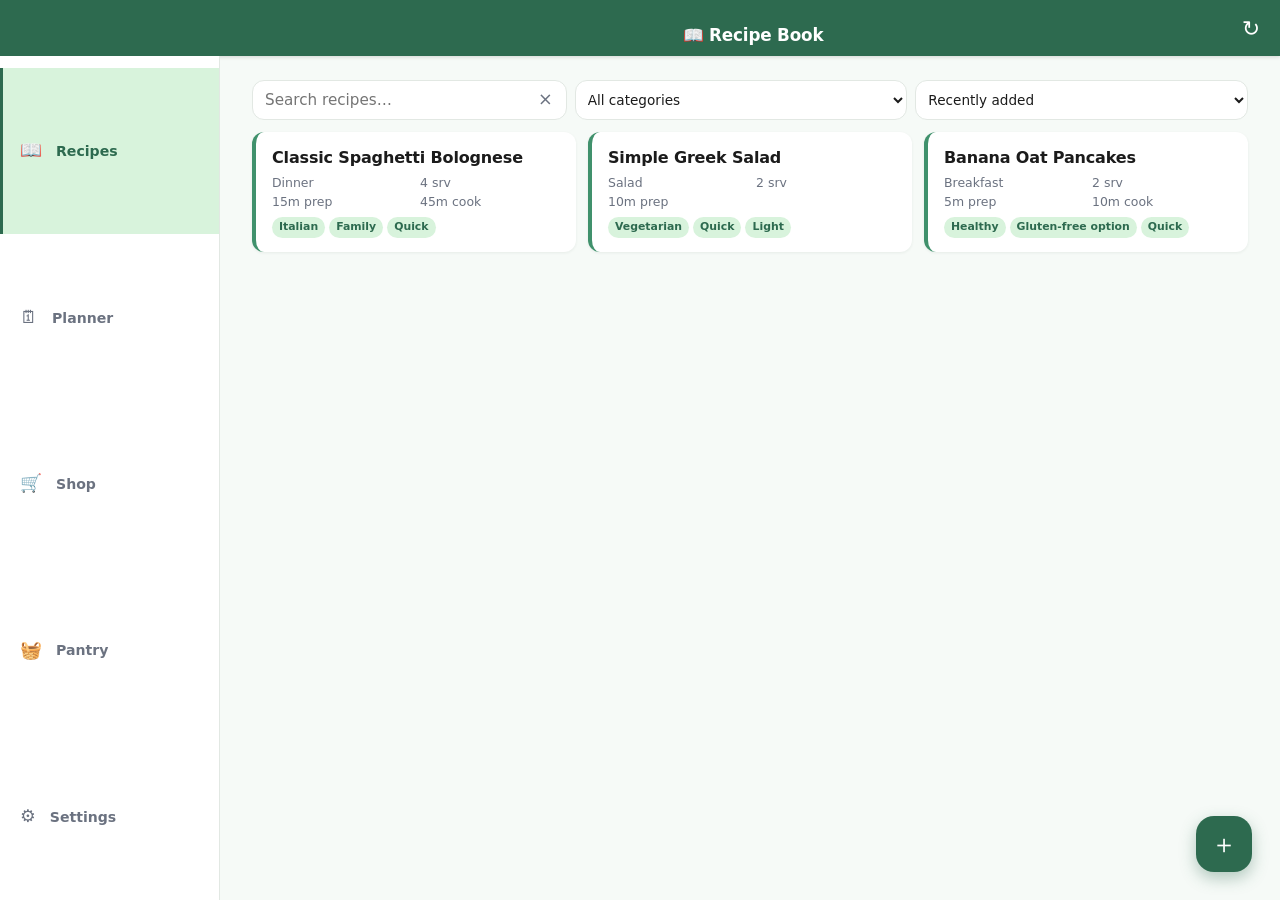
<file: index.html>
<!DOCTYPE html>
<html lang="en">
<head>
  <meta charset="UTF-8" />
  <meta name="viewport" content="width=device-width, initial-scale=1.0, maximum-scale=1.0, user-scalable=no, viewport-fit=cover" />
  <meta name="theme-color" content="#2d6a4f" />
  <meta name="apple-mobile-web-app-capable" content="yes" />
  <meta name="apple-mobile-web-app-status-bar-style" content="black-translucent" />
  <meta name="apple-mobile-web-app-title" content="Recipe Book" />
  <title>Recipe Book</title>
  <link rel="manifest" href="manifest.json" />
  <link rel="apple-touch-icon" href="icons/icon-192.png" />
  <link rel="stylesheet" href="css/style.css" />
</head>
<body>

  <!-- ═══ TOP BAR ═══ -->
  <header id="topbar">
    <button id="btn-back" class="icon-btn hidden" onclick="App.goBack()">&#8592;</button>
    <h1 id="topbar-title">📖 Recipe Book</h1>
    <button id="btn-sync" class="icon-btn" onclick="Data.syncDrive()" title="Sync with Google Drive">&#x21bb;</button>
  </header>

  <!-- ═══ VIEWS ═══ -->
  <main id="main">

    <!-- RECIPES LIST -->
    <section id="view-recipes" class="view active">
      <div class="search-bar">
        <div style="position:relative;flex:1;min-width:0">
          <input id="recipe-search" type="search" placeholder="Search recipes…" oninput="Recipes.filter()" style="width:100%" />
          <button class="search-clear" onclick="document.getElementById('recipe-search').value='';Recipes.filter()" title="Clear">×</button>
        </div>
        <select id="recipe-cat-filter" onchange="Recipes.filter()">
          <option value="">All categories</option>
          <option>Breakfast</option>
          <option>Lunch</option>
          <option>Dinner</option>
          <option>Snack</option>
          <option>Dessert</option>
          <option>Salad</option>
          <option>Soup</option>
          <option>Side</option>
        </select>
        <select id="recipe-sort" onchange="Recipes.filter()">
          <option value="default">Recently added</option>
          <option value="az">A → Z</option>
          <option value="za">Z → A</option>
        </select>
      </div>
      <div id="recipe-list" class="card-list"></div>
      <div id="fab-menu" class="fab-menu hidden">
        <button class="fab-menu-item" onclick="App.closeFabMenu(); Recipes.openAddModal()">＋ Add manually</button>
        <button class="fab-menu-item" onclick="App.closeFabMenu(); App.nav('import', null)">🔍 Import recipe</button>
      </div>
      <button class="fab" onclick="App.toggleFabMenu()">＋</button>
    </section>

    <!-- RECIPE DETAIL -->
    <section id="view-detail" class="view">
      <div id="detail-content"></div>
    </section>

    <!-- MEAL PLANNER -->
    <section id="view-planner" class="view">
      <div class="week-tabs">
        <button class="week-tab active" onclick="Planner.showWeek(1,this)">Week 1</button>
        <button class="week-tab" onclick="Planner.showWeek(2,this)">Week 2</button>
        <button class="week-tab" onclick="Planner.showWeek(3,this)">Week 3</button>
        <button class="week-tab" onclick="Planner.showWeek(4,this)">Week 4</button>
      </div>
      <div class="inner-tabs">
        <button class="inner-tab active" data-tab="meals"   onclick="Planner.showTab('meals')">Meals</button>
        <button class="inner-tab"        data-tab="treats"  onclick="Planner.showTab('treats')">Treats</button>
        <button class="inner-tab"        data-tab="summary" onclick="Planner.showTab('summary')">Summary</button>
      </div>
      <div class="planner-filter-bar">
        <input id="planner-recipe-filter" type="search" placeholder="Search recipes by name or tag…"
          oninput="Planner.filterRecipes()" />
        <select id="treat-cat-filter" class="hidden" onchange="Planner.filterRecipes()">
          <option value="">All categories</option>
          <option>Breakfast</option>
          <option>Lunch</option>
          <option>Dinner</option>
          <option>Snack</option>
          <option>Dessert</option>
          <option>Salad</option>
          <option>Soup</option>
          <option>Side</option>
        </select>
        <div id="treat-search-results" class="treat-search-results hidden"></div>
      </div>
      <div id="planner-grid"></div>
      <!-- Bottom-left week-plan menu -->
      <div id="planner-action-menu" class="fab-menu-left hidden">
        <button class="fab-menu-item" onclick="Planner.closeActionMenu(); Planner.openSaveWeekModal()">💾 Save this week's plan</button>
        <button class="fab-menu-item" onclick="Planner.closeActionMenu(); Planner.openSavedPlansModal()">📂 Saved week plans</button>
      </div>
      <button class="fab fab-left" onclick="Planner.toggleActionMenu()" title="Week plans">☰</button>
      <button class="fab" onclick="Planner.generateShoppingList()" title="Generate shopping list">🛒</button>
    </section>

    <!-- SHOPPING LIST -->
    <section id="view-shopping" class="view">
      <div class="section-header">
        <h2>Shopping List</h2>
      </div>
      <div id="shopping-list"></div>
      <!-- Bottom-left action menu -->
      <div id="shop-action-menu" class="fab-menu-left hidden">
        <button class="fab-menu-item" onclick="Shopping.closeActionMenu(); Shopping.openConfirmShop()">✔ Confirm shop</button>
        <button class="fab-menu-item" onclick="Shopping.confirmClearChecked()">🗑 Clear checked</button>
        <button class="fab-menu-item" onclick="Shopping.checkAll()">☑ Check all</button>
        <button class="fab-menu-item" onclick="Shopping.uncheckAll()">☐ Uncheck all</button>
      </div>
      <button class="fab fab-left" onclick="Shopping.toggleActionMenu()" title="Actions">☰</button>
      <!-- Bottom-right FAB -->
      <button class="fab" onclick="Shopping.openAddAdHocItem()" title="Add item">＋</button>
    </section>

    <!-- IMPORT -->
    <section id="view-import" class="view">
      <div class="search-bar">
        <div style="position:relative;flex:1;min-width:0">
          <input id="import-search" type="search" placeholder="Search Spoonacular…" style="width:100%" />
          <button class="search-clear" onclick="document.getElementById('import-search').value=''" title="Clear">×</button>
        </div>
        <button class="btn-primary" onclick="Importer.search()">Search</button>
      </div>
      <div id="import-key-notice" class="notice hidden">
        <p>⚙️ Add your Spoonacular API key in <strong>Settings</strong> to search recipes.</p>
      </div>
      <div id="import-results" class="card-list"></div>
    </section>

    <!-- SETTINGS -->
    <section id="view-settings" class="view">
      <div class="settings-group">
        <h3>Google Drive Sync</h3>
        <p class="hint">Stores your recipes in <code>RecipeBook_Data.json</code> on your Drive.</p>
        <div id="drive-status" class="status-badge">Not connected</div>
        <button class="btn-primary" onclick="Data.connectDrive()">Connect Google Drive</button>
        <button class="btn-secondary" onclick="Data.disconnectDrive()">Disconnect</button>
      </div>
      <div class="settings-group">
        <h3>Spoonacular API Key</h3>
        <p class="hint">Get a free key at <a href="https://spoonacular.com/food-api" target="_blank">spoonacular.com</a></p>
        <input id="spoon-key-input" type="password" placeholder="Paste API key here…" />
        <button class="btn-primary" onclick="Settings.saveSpoonKey()">Save Key</button>
        <p id="spoon-quota-display" class="hint"></p>
      </div>

      <div class="settings-group">
        <h3>Pantry FIFO</h3>
        <p class="hint">When cooking, deduct stock from the oldest batch first.</p>
        <label style="display:flex;align-items:center;gap:8px;cursor:pointer">
          <input type="checkbox" id="settings-fifo-toggle" onchange="Settings.setFIFO(this.checked)" />
          Use FIFO deduction (oldest batch first)
        </label>
      </div>
      <div class="settings-group">
        <h3>Ingredient Book</h3>
        <p class="hint">Pull all ingredients from your recipes into the Ingredient Book so you can track prices.</p>
        <button class="btn-secondary" onclick="Data.syncAllRecipeIngredients()">📋 Sync ingredients from recipes</button>
      </div>
      <div class="settings-group">
        <h3>Spend Analytics</h3>
        <p class="hint">Track your grocery spend over time with weekly and monthly breakdowns.</p>
        <button class="btn-secondary" onclick="App.pushView('analytics','Spend Analytics'); Analytics.render()">View Analytics →</button>
      </div>
      <div class="settings-group">
        <h3>Data</h3>
        <button class="btn-secondary" onclick="Data.exportJSON()">⬇ Export JSON</button>
        <button class="btn-secondary" onclick="Data.importJSON()">⬆ Import JSON</button>
        <input id="import-file-input" type="file" accept=".json" class="hidden" onchange="Data.handleImportFile(event)" />
        <button class="btn-danger" onclick="Data.clearAll()">🗑 Clear all data</button>
      </div>
      <div class="settings-group">
        <p class="hint version">Recipe Book PWA v1.1</p>
      </div>
    </section>

    <!-- INGREDIENT BOOK -->
    <section id="view-pricebook" class="view">
      <div class="section-header">
        <h2>Ingredient Book</h2>
        <div class="section-header-actions">
          <button class="btn-small" id="pb-orphan-toggle" onclick="PriceBook.toggleOrphans()">Orphans only</button>
          <button class="btn-small" onclick="PriceBook.openAddIngredientForm()">＋ Add</button>
        </div>
      </div>
      <div class="search-bar">
        <div style="position:relative;flex:1 1 100%;min-width:0">
          <input id="pb-search" type="search" placeholder="Search ingredients…"
            oninput="PriceBook.filter()" style="width:100%" />
          <button class="search-clear" onclick="document.getElementById('pb-search').value='';PriceBook.filter()" title="Clear">×</button>
        </div>
        <select id="pb-sort" onchange="PriceBook.sort()">
          <option value="az">A → Z</option>
          <option value="za">Z → A</option>
          <option value="priced">Priced first</option>
          <option value="unpriced">Unpriced first</option>
        </select>
      </div>
      <div id="pricebook-list"></div>
    </section>

    <!-- PANTRY -->
    <section id="view-pantry" class="view">
      <div class="section-header">
        <h2>Pantry</h2>
        <div class="section-header-actions">
          <button class="btn-small" onclick="Pantry.resetPerishables()">Reset perishables</button>
        </div>
      </div>
      <div class="search-bar">
        <div style="position:relative;flex:1 1 100%;min-width:0">
          <input id="pantry-search" type="search" placeholder="Search pantry…" oninput="Pantry.filter()" style="width:100%" />
          <button class="search-clear" onclick="document.getElementById('pantry-search').value='';Pantry.filter()" title="Clear">×</button>
        </div>
        <select id="pantry-sort" onchange="Pantry.sort()">
          <option value="az">A → Z</option>
          <option value="za">Z → A</option>
          <option value="most">Most stock</option>
          <option value="least">Least stock</option>
        </select>
      </div>
      <button class="btn-secondary" style="margin-bottom:8px;width:100%" onclick="App.pushView('pricebook','Ingredient Book'); PriceBook.render()">📋 Ingredient Book →</button>
      <div id="pantry-list"></div>
      <button class="pantry-add-btn" onclick="Pantry.openAddForm()">＋ Add item</button>
    </section>


    <!-- ANALYTICS -->
    <section id="view-analytics" class="view">
      <div class="section-header">
        <h2>Spend Analytics</h2>
      </div>
      <div id="analytics-content"></div>
    </section>

  </main>

  <!-- ═══ BOTTOM NAV ═══ -->
  <nav id="bottom-nav">
    <button class="nav-btn active" data-view="recipes" onclick="App.nav('recipes',this)">
      <span class="nav-icon">📖</span>
      <span class="nav-label">Recipes</span>
    </button>
    <button class="nav-btn" data-view="planner" onclick="App.nav('planner',this)">
      <span class="nav-icon">🗓</span>
      <span class="nav-label">Planner</span>
    </button>
    <button class="nav-btn" data-view="shopping" onclick="App.nav('shopping',this)">
      <span class="nav-icon">🛒</span>
      <span class="nav-label">Shop</span>
    </button>
    <button class="nav-btn" data-view="pantry" onclick="App.nav('pantry',this)">
      <span class="nav-icon">🧺</span>
      <span class="nav-label">Pantry</span>
    </button>
    <button class="nav-btn" data-view="settings" onclick="App.nav('settings',this)">
      <span class="nav-icon">⚙️</span>
      <span class="nav-label">Settings</span>
    </button>
  </nav>

  <!-- ═══ MODALS ═══ -->
  <div id="modal-overlay" class="hidden" onclick="App.closeModal(event)">
    <div id="modal-box" onclick="event.stopPropagation()">
      <div id="modal-content"></div>
    </div>
  </div>

  <!-- Timer modal -->
  <div id="timer-modal" class="hidden">
    <div id="timer-box">
      <h3>⏱ Cooking Timer</h3>
      <div id="timer-display">00:00</div>
      <input id="timer-input" type="number" min="1" max="180" value="30" /> <span>min</span>
      <div class="timer-btns">
        <button class="btn-primary" onclick="Timer.start()">Start</button>
        <button class="btn-secondary" onclick="Timer.pause()">Pause</button>
        <button class="btn-danger" onclick="Timer.reset()">Reset</button>
        <button class="btn-secondary" onclick="Timer.close()">Close</button>
      </div>
    </div>
  </div>

  <!-- Scripts -->
  <script src="js/data.js"></script>
  <script src="js/recipes.js"></script>
  <script src="js/planner.js"></script>
  <script src="js/shopping.js"></script>
  <script src="js/spoonacular.js"></script>
  <script src="js/prices.js"></script>
  <script src="js/pantry.js"></script>
  <script src="js/analytics.js"></script>
  <script src="js/app.js"></script>
</body>
</html>
</file>
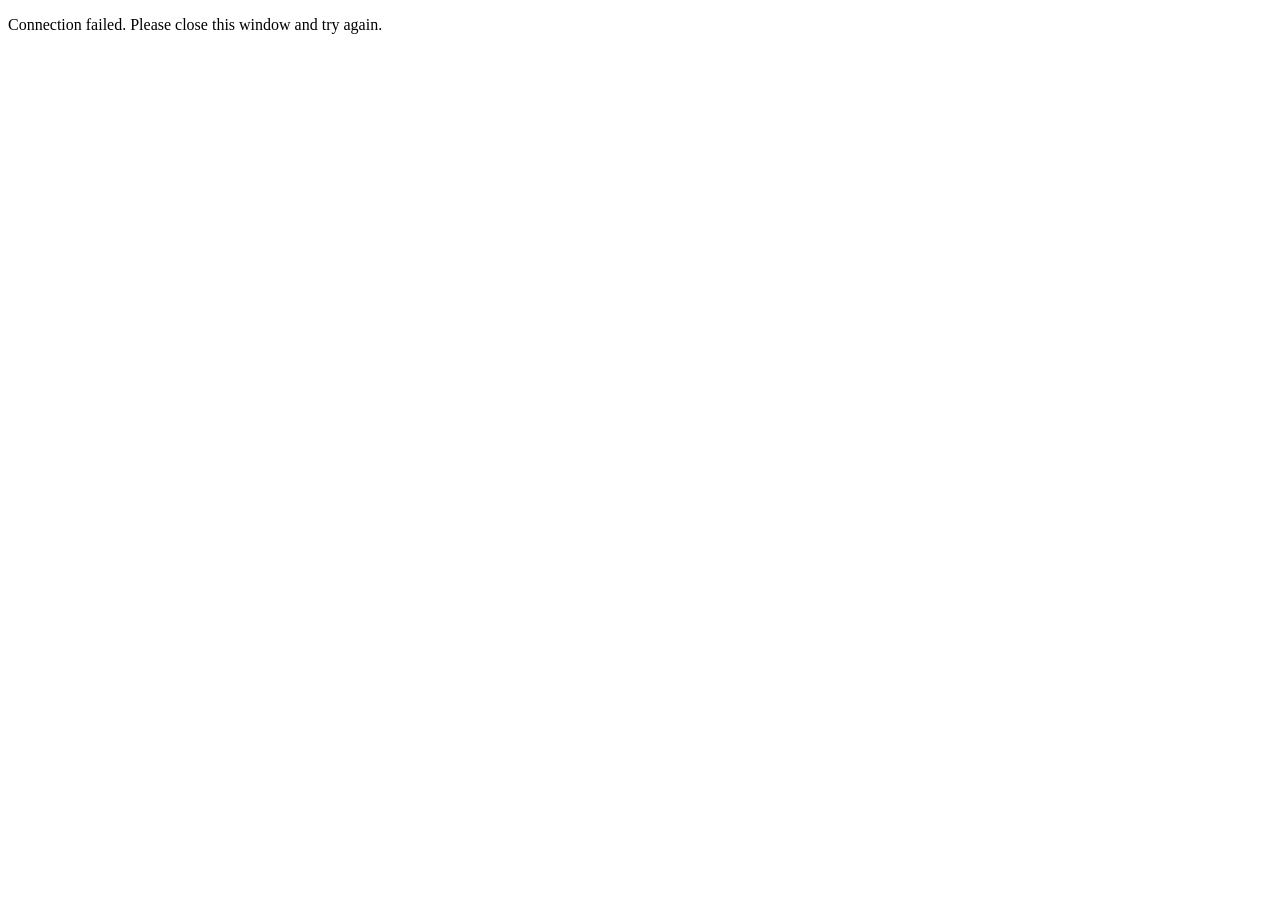
<file: oauth.html>
<!DOCTYPE html>
<html>
<head><title>Connecting…</title></head>
<body>
<p>Connecting to Google Drive…</p>
<script>
  // Parse access token from URL hash after Google OAuth redirect
  const hash = window.location.hash.substring(1);
  const params = new URLSearchParams(hash);
  const token = params.get('access_token');
  if (token && window.opener) {
    window.opener.postMessage({ type: 'oauth_token', token }, '*');
    document.body.innerHTML = '<p>Connected! This window will close.</p>';
    setTimeout(() => window.close(), 1500);
  } else {
    document.body.innerHTML = '<p>Connection failed. Please close this window and try again.</p>';
  }
</script>
</body>
</html>
</file>
<file: css/style.css>
/* ══════════════════════════════════════
   RECIPE BOOK PWA — styles
   ══════════════════════════════════════ */

:root {
  --dk-green:   #2d6a4f;
  --md-green:   #40916c;
  --lt-green:   #d8f3dc;
  --accent:     #52b788;
  --bg:         #f6faf7;
  --surface:    #ffffff;
  --surface-alt:#f0faf4;
  --border:     #e2e8e3;
  --text:       #1b1b1b;
  --text-muted: #6b7280;
  --danger:     #dc2626;
  --danger-bg:  #fee2e2;
  --warn-bg:    #fff8e1;
  --nav-h:      64px;
  --top-h:      56px;
  --radius-sm:  8px;
  --radius:     12px;
  --radius-lg:  20px;
  --shadow-sm:  0 1px 3px rgba(27,60,44,.07);
  --shadow:     0 2px 10px rgba(27,60,44,.08);
  --shadow-lg:  0 8px 28px rgba(27,60,44,.16);
}

*, *::before, *::after { box-sizing: border-box; margin: 0; padding: 0; }

html {
  height: 100%;
  background: var(--bg);
}
body {
  height: 100%;
  font-family: system-ui, -apple-system, BlinkMacSystemFont, 'Segoe UI', Roboto, 'Helvetica Neue', Arial, sans-serif;
  background: var(--bg);
  color: var(--text);
  overflow: hidden;
  line-height: 1.5;
  -webkit-font-smoothing: antialiased;
  -moz-osx-font-smoothing: grayscale;
  -webkit-tap-highlight-color: transparent;
  font-variant-numeric: tabular-nums;
}
button, input, select, textarea { font-family: inherit; }
button { -webkit-user-select: none; user-select: none; }
button:focus-visible { outline: 2px solid var(--accent); outline-offset: 2px; }
/* Hide number-input spinners — cleaner, and they eat space in narrow qty fields */
input[type="number"] { -moz-appearance: textfield; appearance: textfield; }
input[type="number"]::-webkit-outer-spin-button,
input[type="number"]::-webkit-inner-spin-button { -webkit-appearance: none; margin: 0; }

/* ── TOP BAR ── */
#topbar {
  position: fixed; top: 0; left: 0; right: 0;
  height: calc(var(--top-h) + env(safe-area-inset-top));
  background: var(--dk-green);
  color: #fff;
  display: flex; align-items: flex-end; padding: 0 10px 8px;
  z-index: 100;
  gap: 6px;
  padding-top: env(safe-area-inset-top);
  box-shadow: 0 1px 4px rgba(0,0,0,.15);
}
/* Reserve the back button's width when it's hidden so the title stays centred */
#topbar:has(#btn-back.hidden)::before { content: ''; width: 38px; flex-shrink: 0; }
#topbar-title {
  flex: 1; font-size: 1.05rem; font-weight: 700; text-align: center;
  letter-spacing: -0.01em;
  white-space: nowrap; overflow: hidden; text-overflow: ellipsis;
}
.icon-btn {
  background: none; border: none; color: #fff;
  font-size: 1.35rem; width: 38px; height: 38px; cursor: pointer;
  border-radius: 10px; line-height: 1; flex-shrink: 0;
  display: flex; align-items: center; justify-content: center;
  transition: background .15s;
}
.icon-btn:active { background: rgba(255,255,255,.2); }

/* ── MAIN SCROLL AREA ── */
#main {
  position: fixed;
  top: calc(var(--top-h) + env(safe-area-inset-top));
  bottom: calc(var(--nav-h) + env(safe-area-inset-bottom));
  left: 0; right: 0;
  overflow-y: auto;
  overflow-x: hidden;
  -webkit-overflow-scrolling: touch;
  overscroll-behavior: contain;
}

/* ── VIEWS ── */
.view { display: none; padding: 12px 12px 24px; min-height: 100%; background: var(--bg); }
.view.active { display: block; }
/* Extra bottom padding on views that have a fixed FAB so content isn't hidden behind it */
#view-recipes, #view-shopping, #view-planner { padding-bottom: 88px; }

/* ── BOTTOM NAV ── */
#bottom-nav {
  position: fixed; bottom: 0; left: 0; right: 0;
  height: calc(var(--nav-h) + env(safe-area-inset-bottom));
  background: var(--surface);
  border-top: 1px solid var(--border);
  display: flex;
  align-items: flex-start;
  padding-bottom: env(safe-area-inset-bottom);
  z-index: 100;
}
.nav-btn {
  flex: 1; background: none; border: none;
  display: flex; flex-direction: column; align-items: center; justify-content: center;
  gap: 3px; cursor: pointer; color: var(--text-muted);
  padding: 7px 0 5px; transition: color .15s;
}
.nav-btn.active { color: var(--dk-green); }
.nav-icon {
  font-size: 1.25rem; line-height: 1;
  padding: 3px 14px; border-radius: 999px;
  transition: background .18s;
}
.nav-btn.active .nav-icon { background: var(--lt-green); }
.nav-label { font-size: 0.66rem; font-weight: 600; letter-spacing: .02em; }

/* ── SEARCH BAR ── */
.search-bar {
  display: flex; flex-wrap: wrap; gap: 8px; margin-bottom: 12px;
}
.search-bar input[type="search"],
.search-bar input[type="text"] {
  flex: 1 1 100%; padding: 10px 12px; border: 1.5px solid var(--border);
  border-radius: var(--radius); font-size: .95rem; background: var(--surface);
  outline: none;
}
.search-bar input:focus { border-color: var(--md-green); box-shadow: 0 0 0 3px rgba(82,183,136,.15); }
.search-bar select {
  flex: 1; min-width: 80px; padding: 10px 8px; border: 1.5px solid var(--border);
  border-radius: var(--radius); font-size: .85rem; background: var(--surface);
  color: var(--text); outline: none;
}
.search-bar select:focus { border-color: var(--md-green); }

/* ── CARDS ── */
.card-list { display: flex; flex-direction: column; gap: 10px; }
.recipe-card {
  background: var(--surface); border-radius: var(--radius);
  box-shadow: var(--shadow-sm); padding: 14px 16px;
  cursor: pointer; transition: transform .12s, box-shadow .12s;
  border-left: 4px solid var(--md-green);
}
.recipe-card:active { transform: scale(.98); box-shadow: none; }
.recipe-card h3 { font-size: 1rem; font-weight: 700; margin-bottom: 4px; letter-spacing: -0.01em; }
.recipe-card .meta {
  font-size: .78rem; color: var(--text-muted);
  display: flex; gap: 10px; flex-wrap: wrap;
  flex: 1; min-width: 0;
}
.recipe-card-meta-row {
  display: flex;
  justify-content: space-between;
  align-items: flex-start;
  gap: 8px;
  margin-bottom: 6px;
}
.recipe-card-meta-grid {
  display: grid;
  grid-template-columns: 1fr 1fr;
  gap: 0 8px;
  font-size: 0.78rem;
  color: var(--text-muted);
  flex: 1;
  min-width: 0;
}
.recipe-card .tags {
  margin-top: 4px; display: flex; gap: 4px; flex-wrap: wrap;
}
.tag {
  background: var(--lt-green); color: var(--dk-green);
  font-size: .68rem; font-weight: 600; padding: 2px 7px;
  border-radius: 20px;
}

/* ── RECIPE DETAIL ── */
#detail-content { padding-bottom: 20px; }
.detail-name {
  font-size: 1.55rem; font-weight: 800; color: var(--dk-green);
  margin-bottom: 6px; line-height: 1.2; letter-spacing: -0.02em;
}
.detail-meta {
  font-size: .82rem; color: var(--text-muted);
  display: flex; gap: 12px; flex-wrap: wrap; align-items: center; margin-bottom: 10px;
}
.detail-tags { display: flex; gap: 4px; flex-wrap: wrap; margin-bottom: 16px; }
.section-label {
  background: var(--dk-green); color: #fff;
  font-size: .8rem; font-weight: 700; letter-spacing: .05em;
  padding: 7px 14px; border-radius: var(--radius) var(--radius) 0 0; margin-top: 16px;
}
.ingredient-list {
  list-style: none; background: var(--surface);
  border-radius: 0 0 var(--radius) var(--radius);
  box-shadow: var(--shadow-sm); overflow: hidden;
}
.ingredient-list li {
  padding: 9px 14px; font-size: .95rem;
  border-bottom: 1px solid var(--border);
  display: flex; gap: 10px; align-items: baseline;
}
.ingredient-list li:last-child { border-bottom: none; }
.ingredient-list li:nth-child(even) { background: var(--surface-alt); }
.ing-qty { font-weight: 700; min-width: 60px; color: var(--dk-green); }
.ing-unit { color: var(--text-muted); min-width: 40px; font-size: .85rem; }
.ing-cost { margin-left: auto; font-size: .8rem; color: var(--md-green); white-space: nowrap; }
.step-list {
  list-style: none; background: var(--surface);
  border-radius: 0 0 var(--radius) var(--radius);
  box-shadow: var(--shadow-sm); overflow: hidden;
}
.step-list li {
  padding: 12px 14px; font-size: 1rem; line-height: 1.55;
  border-bottom: 1px solid var(--border);
  display: flex; gap: 12px;
}
.step-list li:last-child { border-bottom: none; }
.step-list li:nth-child(even) { background: var(--surface-alt); }
.step-num {
  font-size: 1.1rem; font-weight: 800; color: var(--md-green);
  min-width: 28px; flex-shrink: 0;
}
.detail-source { font-size: .75rem; color: var(--text-muted); margin-top: 12px; }
.detail-source a { color: var(--md-green); }
.detail-actions {
  display: flex; gap: 8px; flex-wrap: wrap; margin: 16px 0;
}
.detail-actions button, .detail-actions a {
  flex: 1 1 calc(50% - 4px); text-align: center; min-width: 0; box-sizing: border-box;
}
.detail-action-full { flex-basis: 100% !important; }
.servings-stepper { display: inline-flex; align-items: center; gap: 4px; }
.stepper-btn {
  background: var(--lt-green); border: 1px solid var(--border);
  border-radius: 4px; width: 22px; height: 22px;
  font-size: .85rem; font-weight: 700; cursor: pointer;
  display: inline-flex; align-items: center; justify-content: center;
  color: var(--dk-green); line-height: 1; flex-shrink: 0;
}
.stepper-btn:active { background: var(--accent); color: #fff; }

/* ── FAB ── */
.fab {
  position: fixed; bottom: calc(var(--nav-h) + env(safe-area-inset-bottom) + 16px); right: 16px;
  width: 56px; height: 56px; border-radius: 18px;
  background: var(--dk-green); color: #fff;
  font-size: 1.6rem; border: none; cursor: pointer;
  box-shadow: 0 6px 16px rgba(45,106,79,.35);
  display: flex; align-items: center; justify-content: center;
  z-index: 50;
  transition: transform .12s, box-shadow .12s;
}
.fab:active { transform: scale(.94); box-shadow: 0 3px 8px rgba(45,106,79,.3); }
.fab-left { right: auto; left: 16px; font-size: 1.2rem; }

/* ── BUTTONS ── */
.btn-primary, .btn-secondary, .btn-danger, .btn-small {
  padding: 11px 18px; border: none; border-radius: var(--radius);
  font-size: .9rem; font-weight: 600; cursor: pointer;
  transition: background .15s, opacity .15s, transform .1s;
}
.btn-primary  { background: var(--dk-green); color: #fff; }
.btn-secondary{ background: var(--lt-green);  color: var(--dk-green); }
.btn-danger   { background: var(--danger-bg); color: var(--danger); }
.btn-small    { padding: 6px 12px; font-size: .8rem;
                background: var(--lt-green); color: var(--dk-green); }
.btn-primary:active  { background: var(--md-green); transform: scale(.97); }
.btn-secondary:active{ opacity: .8; transform: scale(.97); }
.btn-danger:active   { opacity: .8; transform: scale(.97); }

/* ── WEEK TABS ── */
.week-tabs {
  display: flex; gap: 6px; margin-bottom: 14px;
}
.week-tab {
  flex: 1; min-width: 0; padding: 8px 0; border: 1.5px solid var(--border);
  border-radius: 999px; background: var(--surface); text-align: center;
  font-size: .85rem; font-weight: 600; cursor: pointer; color: var(--text-muted);
  transition: background .15s, color .15s, border-color .15s;
}
.week-tab.active {
  background: var(--dk-green); color: #fff; border-color: var(--dk-green);
}

/* ── INNER TABS (Meals / Treats / Summary) ── */
.inner-tabs {
  display: flex;
  gap: 0;
  margin-bottom: 12px;
  border-bottom: 2px solid var(--border);
}
.inner-tab {
  flex: 1;
  padding: 8px 0;
  border: none;
  background: none;
  color: var(--text-muted);
  font-size: 0.85rem;
  text-align: center;
  cursor: pointer;
  border-bottom: 2px solid transparent;
  margin-bottom: -2px;
  font-weight: 500;
  transition: color .15s, border-color .15s;
}
.inner-tab.active {
  color: var(--dk-green);
  border-bottom-color: var(--dk-green);
  font-weight: 700;
}

/* Hide controls when not on the relevant tab */
#view-planner:not(.filter-active) .planner-filter-bar { display: none; }
/* .planner-actions removed — replaced by FAB */

/* ── CALORIE SUMMARY TABLE ── */
.summary-header {
  font-weight: 700; font-size: 0.95rem;
  margin-bottom: 12px; color: var(--dk-green);
}
.summary-table { width: 100%; border-collapse: collapse; font-size: 0.88rem; }
.summary-table td { padding: 6px 4px; border-bottom: 1px solid var(--border); vertical-align: top; }
.summary-day { font-weight: 500; min-width: 90px; }
.summary-meals { color: var(--text-muted); font-size: 0.8rem; }
.summary-day-total { text-align: right; white-space: nowrap; }
.summary-section-header td {
  font-weight: 700; color: var(--dk-green);
  padding-top: 12px; border-bottom: 2px solid var(--lt-green);
}
.summary-treat-name { color: var(--text-muted); }
.summary-subtotal td { font-weight: 600; border-top: 2px solid var(--border); border-bottom: none; }
.summary-grand-total td {
  font-weight: 700; font-size: 1rem; color: var(--dk-green);
  border-top: 2px solid var(--dk-green); border-bottom: none;
}
.summary-footnote { font-size: 0.78rem; color: var(--text-muted); margin-top: 12px; }

/* ── RECIPE DETAIL KCAL ── */
.detail-kcal { font-size: 0.85rem; color: var(--text-muted); }

/* ── Recipe cost estimate ── */
.recipe-card-cost { font-size: 0.75rem; color: var(--md-green); font-weight: 600; white-space: nowrap; flex-shrink: 0; text-align: right; align-self: flex-start; }
.recipe-cost-gap { display: block; color: var(--text-muted); font-weight: 400; font-size: 0.7rem; }
.detail-cost { font-size: 0.85rem; color: var(--md-green); font-weight: 500; margin-left: auto; }

/* ── MINI BUTTONS (recipe form) ── */
.btn-mini {
  padding: 4px 10px; font-size: 0.78rem;
  border: 1px solid var(--border); background: var(--surface);
  border-radius: 6px; cursor: pointer; color: var(--text);
  white-space: nowrap;
  transition: border-color .15s, color .15s, background .15s;
}
.btn-mini-primary { background: var(--dk-green); color: #fff; border-color: var(--dk-green); }
/* Hover styles only on devices with a real pointer — on touch screens :hover
   "sticks" to whatever ends up under the finger after a list re-render */
@media (hover: hover) {
  .btn-mini-primary:hover { background: var(--md-green); color: #fff; }
}

/* ── CALORIE ROW (recipe form) ── */
.kcal-display, .kcal-edit-row {
  display: flex; align-items: center; gap: 8px; flex-wrap: wrap; margin-top: 4px;
}
.kcal-value { font-size: 0.9rem; color: var(--text); }
.kcal-unknown { color: var(--text-muted); }
#rf-kcal-edit { width: 110px; padding: 4px 8px; border: 1.5px solid var(--border); border-radius: 8px; font-size: 0.9rem; }

/* ── TREAT ROW ── */
.treats-list { margin-bottom: 4px; }
.treat-row {
  display: flex;
  align-items: center;
  gap: 10px;
  padding: 10px 0;
  border-bottom: 1px solid var(--border);
}
.treat-name { flex: 1; font-weight: 500; font-size: 0.95rem; }
.treat-batches {
  display: flex;
  align-items: center;
  gap: 6px;
  font-size: 0.88rem;
  color: var(--text-muted);
}
.treat-kcal { font-size: 0.82rem; color: var(--text-muted); min-width: 70px; text-align: right; }

.treat-remove {
  background: none;
  border: none;
  color: var(--text-muted);
  font-size: 1.2rem;
  cursor: pointer;
  padding: 2px 6px;
  line-height: 1;
}
.treat-remove:hover { color: var(--danger); }
.treat-add-btn { margin-top: 16px; width: 100%; }

/* ── PLANNER GRID ── */
.planner-day {
  background: var(--surface); border-radius: var(--radius);
  box-shadow: var(--shadow-sm); margin-bottom: 10px; overflow: hidden;
}
.planner-day-header {
  background: var(--md-green); color: #fff;
  padding: 8px 14px; font-size: .9rem; font-weight: 700; letter-spacing: .01em;
}
.meal-slot {
  display: flex; align-items: center; padding: 10px 14px;
  border-bottom: 1px solid var(--border); gap: 10px;
}
.meal-slot:last-child { border-bottom: none; }
.meal-label {
  font-size: .72rem; font-weight: 700; color: var(--text-muted);
  text-transform: uppercase; letter-spacing: .06em; min-width: 58px;
}
.meal-slot-right { display: flex; flex-direction: column; flex: 1; gap: 2px; }
.meal-slot select {
  width: 100%; min-width: 0; border: 1.5px solid var(--border); border-radius: 8px;
  padding: 6px 8px; font-size: .85rem; background: var(--bg);
  color: var(--text); outline: none;
}
.meal-slot select:focus { border-color: var(--md-green); }
.meal-slot-entry { display: flex; flex-direction: column; }
.meal-slot-entry + .meal-slot-entry { margin-top: 5px; }
.meal-slot-entry-row { display: flex; align-items: center; gap: 4px; }
.meal-slot-entry-row select { flex: 1; min-width: 0; }
.meal-entry-remove {
  flex-shrink: 0; background: none; border: 1px solid var(--border);
  border-radius: 6px; color: var(--text-muted); font-size: 0.7rem;
  padding: 4px 6px; cursor: pointer; line-height: 1;
}
.meal-entry-remove:hover { background: var(--danger-bg); color: var(--danger); border-color: var(--danger); }
.meal-slot-footer { display: flex; justify-content: space-between; align-items: center; min-height: 14px; margin-top: 1px; }
.slot-kcal { font-size: 0.72rem; color: var(--text-muted); }
.meal-add-btn {
  background: none; border: none; color: var(--md-green);
  font-size: 0.8rem; font-weight: 700; cursor: pointer; padding: 0 2px; line-height: 1.4;
  flex-shrink: 0;
}
.meal-add-btn:hover { color: var(--dk-green); text-decoration: underline; }
.planner-filter-bar {
  display: flex; gap: 8px;
  margin: 8px 0 10px; position: relative;
}
.planner-filter-bar input {
  flex: 1; padding: 8px 12px;
  border: 1.5px solid var(--border); border-radius: var(--radius);
  font-size: .9rem; background: var(--surface); outline: none;
}
.planner-filter-bar input:focus { border-color: var(--md-green); }
.planner-filter-bar select {
  padding: 8px 10px;
  border: 1.5px solid var(--border); border-radius: var(--radius);
  font-size: .85rem; background: var(--surface); color: var(--text);
  outline: none; min-width: 130px;
}
.planner-filter-bar select:focus { border-color: var(--md-green); }

/* Treat search results dropdown */
.treat-search-results {
  position: absolute; top: 100%; left: 0; right: 0; z-index: 100;
  background: var(--surface); border: 1px solid var(--border);
  border-radius: 0 0 var(--radius) var(--radius);
  box-shadow: 0 6px 18px rgba(0,0,0,.12); max-height: 260px; overflow-y: auto;
}
.treat-search-result {
  display: flex; align-items: center; justify-content: space-between;
  padding: 10px 14px; cursor: pointer; gap: 8px;
}
.treat-search-result:active { background: var(--lt-green); }
@media (hover: hover) {
  .treat-search-result:hover { background: var(--lt-green); }
}
.treat-search-result + .treat-search-result { border-top: 1px solid var(--border); }
.treat-search-name { font-weight: 600; font-size: 0.9rem; text-transform: capitalize; flex: 1; min-width: 0; }
.treat-search-cat { font-size: 0.75rem; color: var(--text-muted); background: var(--lt-green); padding: 2px 7px; border-radius: 10px; flex-shrink: 0; }
.treat-search-empty { padding: 12px 14px; font-size: 0.88rem; color: var(--text-muted); font-style: italic; }

/* ── SHOPPING LIST ── */
.section-header {
  display: flex; align-items: center; justify-content: space-between;
  margin-bottom: 12px;
}
.section-header h2 { font-size: 1.1rem; font-weight: 700; }
.shop-category { margin-bottom: 16px; }
.shop-cat-label {
  font-size: .75rem; font-weight: 800; color: var(--text-muted);
  text-transform: uppercase; letter-spacing: .07em;
  padding: 4px 0; border-bottom: 2px solid var(--border); margin-bottom: 6px;
}
.shop-item {
  display: flex; align-items: flex-start; gap: 10px;
  padding: 10px 12px; background: var(--surface);
  border-radius: var(--radius-sm); margin-bottom: 6px;
  box-shadow: var(--shadow-sm);
}
.shop-item input[type="checkbox"] { width: 19px; height: 19px; accent-color: var(--dk-green); flex-shrink: 0; margin-top: 2px; }
.shop-item.checked .shop-item-name { text-decoration: line-through; color: var(--text-muted); }
.shop-item.checked .shop-item-sources { opacity: 0.5; }
.shop-item-main { flex: 1; min-width: 0; }
.shop-item-top { display: flex; align-items: center; justify-content: space-between; gap: 8px; }
.shop-item-name { font-size: .95rem; flex: 1; min-width: 0; }
.shop-src-toggle { font-size: 0.72rem; color: var(--md-green); background: none; border: none; cursor: pointer; padding: 0; white-space: nowrap; flex-shrink: 0; }
.shop-item-sources { margin-top: 6px; }
.shop-item-sources.hidden { display: none; }
.shop-source-row { display: flex; flex-direction: column; padding: 3px 0 3px 8px; border-left: 2px solid var(--lt-green); margin-bottom: 4px; }
.shop-source-row:last-child { margin-bottom: 0; }
.shop-source-recipe { font-size: 0.82rem; color: var(--text); }
.shop-source-ctx { font-size: 0.74rem; color: var(--text-muted); }

/* ── SETTINGS ── */
.settings-group {
  background: var(--surface); border-radius: var(--radius);
  padding: 16px; margin-bottom: 12px; box-shadow: var(--shadow-sm);
  display: flex; flex-direction: column; gap: 10px;
}
.settings-group h3 { font-size: 1rem; font-weight: 700; color: var(--dk-green); }
.settings-group input[type="text"],
.settings-group input[type="password"] {
  padding: 10px 12px; border: 1.5px solid var(--border);
  border-radius: var(--radius); font-size: .9rem; background: var(--bg);
}
.hint { font-size: .8rem; color: var(--text-muted); line-height: 1.4; }
.hint a { color: var(--md-green); }
.version { text-align: center; padding: 8px 0; }
.status-badge {
  display: inline-block; padding: 4px 10px; border-radius: 20px;
  font-size: .75rem; font-weight: 600;
  background: var(--danger-bg); color: var(--danger);
}
.status-badge.connected {
  background: var(--lt-green); color: var(--dk-green);
}

/* ── MODAL ── */
#modal-overlay {
  position: fixed; inset: 0; background: rgba(15,35,25,.45);
  backdrop-filter: blur(2px); -webkit-backdrop-filter: blur(2px);
  z-index: 200; display: flex; align-items: flex-end;
  padding-bottom: env(safe-area-inset-bottom);
}
#modal-overlay.hidden { display: none; }
#modal-box {
  background: var(--surface); width: 100%; max-height: 90vh;
  border-radius: var(--radius-lg) var(--radius-lg) 0 0; overflow-y: auto;
  padding: 14px 16px 32px;
}
/* Bottom-sheet grab handle */
#modal-box::before {
  content: ''; display: block; width: 40px; height: 4px;
  border-radius: 2px; background: var(--border); margin: 0 auto 14px;
}

/* Modal form */
.modal-title { font-size: 1.1rem; font-weight: 700; margin-bottom: 14px; color: var(--dk-green); }
.form-group { margin-bottom: 12px; display: flex; flex-direction: column; gap: 4px; }
.form-group label { font-size: .8rem; font-weight: 600; color: var(--text-muted); }
.form-group input, .form-group select, .form-group textarea {
  padding: 10px 12px; border: 1.5px solid var(--border);
  border-radius: var(--radius); font-size: .9rem; font-family: inherit;
  background: var(--bg); outline: none;
}
.form-group input:focus, .form-group select:focus, .form-group textarea:focus {
  border-color: var(--md-green);
  box-shadow: 0 0 0 3px rgba(82,183,136,.15);
}
.form-group textarea { resize: vertical; min-height: 80px; line-height: 1.5; }
.form-row { display: flex; gap: 8px; }
.form-row .form-group { flex: 1; min-width: 0; }
.modal-actions { display: flex; gap: 8px; margin-top: 16px; position: sticky; bottom: 0; background: var(--surface); z-index: 1; padding-top: 8px; }
.modal-actions button { flex: 1; padding: 12px; }

/* ── TIMER ── */
#timer-modal {
  position: fixed; inset: 0; background: rgba(0,0,0,.6);
  z-index: 300; display: flex; align-items: center; justify-content: center;
}
#timer-modal.hidden { display: none; }
#timer-box {
  background: var(--surface); border-radius: 20px; padding: 28px 24px;
  width: 300px; text-align: center;
}
#timer-box h3 { font-size: 1.1rem; margin-bottom: 16px; color: var(--dk-green); }
#timer-display {
  font-size: 3.5rem; font-weight: 800; color: var(--dk-green);
  font-variant-numeric: tabular-nums; margin-bottom: 12px;
}
#timer-input {
  width: 70px; padding: 8px; text-align: center;
  border: 1.5px solid var(--border); border-radius: 8px; font-size: 1rem;
}
.timer-btns { display: grid; grid-template-columns: 1fr 1fr; gap: 8px; margin-top: 16px; }

/* ── NOTICE ── */
.notice {
  background: var(--warn-bg); border: 1.5px solid #ffe58f;
  border-radius: var(--radius); padding: 12px 14px; font-size: .88rem;
  margin-bottom: 12px; color: #7a5f00;
}
.notice.hidden { display: none; }

/* ── IMPORT RESULT CARDS ── */
.import-card {
  background: var(--surface); border-radius: var(--radius);
  box-shadow: var(--shadow-sm); overflow: hidden; display: flex;
  gap: 0; margin-bottom: 10px;
}
.import-card img {
  width: 90px; object-fit: cover; flex-shrink: 0; align-self: stretch;
}
.import-card-body { padding: 10px 12px; flex: 1; min-width: 0; }
.import-card-body h4 { font-size: .9rem; font-weight: 700; margin-bottom: 3px;
  white-space: nowrap; overflow: hidden; text-overflow: ellipsis; }
.import-card-body .meta { font-size: .75rem; color: var(--text-muted); margin-bottom: 4px; }
.import-summary { font-size: 0.74rem; color: var(--text-muted); line-height: 1.4; margin-bottom: 5px; }
.import-tags { display: flex; flex-wrap: wrap; gap: 4px; margin-bottom: 6px; }
.import-tag { background: var(--lt-green); color: var(--dk-green); border-radius: 12px; padding: 2px 7px; font-size: .68rem; font-weight: 600; }
.import-card-body button { font-size: .78rem; padding: 5px 12px; }

/* ── UTILITIES ── */
.hidden { display: none !important; }
.empty-state {
  text-align: center; padding: 48px 20px;
  color: var(--text-muted); font-size: .95rem;
  line-height: 1.6; max-width: 300px; margin: 0 auto;
}
.empty-state .emoji { font-size: 2.6rem; display: block; margin-bottom: 10px; }
.divider { height: 1px; background: var(--border); margin: 16px 0; }

/* ── RESPONSIVE: tablet — centre a phone-width panel ── */
@media (min-width: 480px) and (max-width: 899px) {
  #topbar        { left: 50%; right: auto; width: 480px; transform: translateX(-50%); }
  #bottom-nav    { left: 50%; right: auto; width: 480px; transform: translateX(-50%); }
  #main          { left: 50%; right: auto; width: 480px; transform: translateX(-50%); }
  .fab           { right: calc(50% - 240px + 16px); }
  .fab-left      { left: calc(50% - 240px + 16px); right: auto; }
  .fab-menu-left { left: calc(50% - 240px + 16px); }
}

/* ── RESPONSIVE: desktop — sidebar nav ── */
@media (min-width: 900px) {
  :root { --sidebar-w: 220px; }

  /* Full-width top bar */
  #topbar {
    left: 0; right: 0; width: 100%; transform: none;
    padding-left: calc(var(--sidebar-w) + 16px);
  }

  /* Left sidebar replaces bottom nav */
  #bottom-nav {
    left: 0; top: calc(var(--top-h) + env(safe-area-inset-top));
    right: auto; bottom: 0;
    width: var(--sidebar-w);
    height: auto;
    transform: none;
    flex-direction: column;
    justify-content: flex-start;
    align-items: stretch;
    padding: 12px 0 0;
    border-top: none;
    border-right: 1px solid var(--border);
  }
  .nav-btn {
    flex-direction: row;
    justify-content: flex-start;
    padding: 13px 20px;
    gap: 14px;
    border-radius: 0;
    margin: 0;
    width: 100%;
    font-size: 0.9rem;
  }
  .nav-icon  { font-size: 1.1rem; padding: 0; border-radius: 0; }
  .nav-btn.active .nav-icon { background: none; }
  .nav-label { font-size: 0.88rem; letter-spacing: 0; font-weight: 600; }
  .nav-btn.active { background: var(--lt-green); color: var(--dk-green); box-shadow: inset 3px 0 0 var(--dk-green); }
  .nav-btn:hover:not(.active) { background: var(--surface-alt); color: var(--dk-green); }

  /* Main content sits to the right of the sidebar */
  #main {
    left: var(--sidebar-w);
    right: 0;
    bottom: 0;
    width: auto;
    transform: none;
    max-width: none;
  }

  /* Wider content with comfortable padding, capped for readability */
  .view { padding: 24px 32px 40px; max-width: 1100px; margin: 0 auto; }

  /* FAB clear of sidebar */
  .fab {
    right: 28px;
    bottom: 28px;
  }

  /* Centre modals like a dialog, not a bottom sheet */
  #modal-overlay {
    align-items: center;
    justify-content: center;
  }
  #modal-box {
    width: 560px;
    max-height: 85vh;
    border-radius: var(--radius-lg);
    padding-top: 20px;
  }
  #modal-box::before { display: none; }

  /* Recipe list as an adaptive grid */
  .card-list {
    display: grid;
    grid-template-columns: repeat(auto-fill, minmax(320px, 1fr));
    gap: 12px;
  }

  /* Hover lift on cards */
  .recipe-card:hover { transform: translateY(-2px); box-shadow: var(--shadow-lg); }
  .btn-primary:hover { background: var(--md-green); }
  .btn-secondary:hover, .btn-small:hover { opacity: .85; }
  .btn-danger:hover { opacity: .85; }
  .week-tab:hover:not(.active) { border-color: var(--md-green); color: var(--dk-green); }
  .inner-tab:hover:not(.active) { color: var(--dk-green); }

  /* Thin, subtle scrollbar */
  #main::-webkit-scrollbar { width: 10px; }
  #main::-webkit-scrollbar-thumb { background: #c9d6cd; border-radius: 5px; border: 2px solid var(--bg); }
  #main::-webkit-scrollbar-track { background: transparent; }
  #modal-box::-webkit-scrollbar { width: 8px; }
  #modal-box::-webkit-scrollbar-thumb { background: #c9d6cd; border-radius: 4px; }

}

/* ── Shopping list price display ─────────────────────── */
.shop-price-display {
  display: flex;
  align-items: center;
  gap: 4px;
  font-size: 0.78rem;
  color: var(--text-muted);
  margin-top: 2px;
  flex-wrap: wrap;
}
.shop-price-cost {
  font-weight: 600;
  color: var(--md-green);
}
.shop-price-sep { opacity: 0.5; }
.shop-price-per { opacity: 0.8; }
.shop-price-retailer-tag {
  background: var(--lt-green);
  color: var(--dk-green);
  border-radius: 4px;
  padding: 0 5px;
  font-size: 0.72rem;
  font-weight: 600;
}
/* Running total */
.shop-total {
  display: flex;
  align-items: center;
  justify-content: space-between;
  padding: 14px 16px;
  margin-top: 8px;
  background: var(--lt-green);
  border-radius: var(--radius);
  flex-wrap: wrap;
  gap: 4px;
}
.shop-total-label { font-size: 0.88rem; color: var(--dk-green); font-weight: 600; }
.shop-total-amount { font-size: 1.1rem; font-weight: 700; color: var(--dk-green); }
.shop-total-note {
  width: 100%;
  font-size: 0.75rem;
  color: var(--text-muted);
}

/* ── Price Book view ─────────────────────────────────── */
.pb-card {
  background: var(--surface);
  border-radius: var(--radius);
  margin-bottom: 10px;
  box-shadow: var(--shadow-sm);
  overflow: hidden;
}
.pb-card-header {
  display: flex;
  align-items: center;
  justify-content: space-between;
  padding: 10px 12px;
  background: var(--lt-green);
  gap: 8px;
  flex-wrap: wrap;
}
.pb-card-name {
  font-weight: 700;
  font-size: 0.9rem;
  text-transform: capitalize;
  color: var(--dk-green);
}
.pb-card-actions {
  display: flex;
  gap: 6px;
  flex-shrink: 0;
}
.pb-price-rows {
  padding: 0 12px;
}
.pb-price-row {
  display: flex;
  align-items: center;
  justify-content: space-between;
  padding: 8px 0;
  border-bottom: 1px solid var(--border);
  gap: 8px;
}
.pb-price-row:last-child { border-bottom: none; }
.pb-price-row-info {
  display: flex;
  align-items: center;
  gap: 8px;
  font-size: 0.85rem;
  flex-wrap: wrap;
  flex: 1;
}
.pb-price-val {
  font-weight: 600;
  color: var(--md-green);
}
.pb-retailer-tag {
  font-size: 0.72rem;
  background: var(--lt-green);
  color: var(--dk-green);
  border-radius: 4px;
  padding: 1px 6px;
  font-weight: 600;
}
.pb-price-date {
  font-size: 0.72rem;
  color: var(--text-muted);
}
.pb-price-row-actions {
  display: flex;
  gap: 4px;
  flex-shrink: 0;
}
.pb-add-ingredient-btn {
  width: 100%;
  margin-top: 8px;
  padding: 12px;
  background: none;
  border: 2px dashed var(--border);
  border-radius: var(--radius);
  font-size: 0.9rem;
  color: var(--text-muted);
  cursor: pointer;
  text-align: center;
  box-sizing: border-box;
}
.pb-add-ingredient-btn:hover {
  border-color: var(--md-green);
  color: var(--md-green);
}
.btn-danger-mini {
  background: var(--danger-bg);
  color: var(--danger);
  border: none;
  border-radius: 6px;
  padding: 4px 8px;
  font-size: 0.75rem;
  cursor: pointer;
  font-weight: 600;
}
@media (hover: hover) {
  .btn-danger-mini:hover { background: #fca5a5; }
}

/* Section header with multiple action buttons */
.section-header-actions {
  display: flex;
  flex-wrap: wrap;
  gap: 6px;
  align-items: center;
}

/* ── Pantry view ────────────────────────────────────── */
.pantry-card {
  background: var(--surface);
  border-radius: var(--radius);
  margin-bottom: 8px;
  box-shadow: var(--shadow-sm);
  border-left: 3px solid var(--md-green);
  overflow: hidden;
}
.pantry-card-header {
  display: flex;
  align-items: flex-start;
  justify-content: space-between;
  padding: 10px 12px;
  background: var(--surface);
}
.pantry-card-left {
  display: flex;
  flex-direction: column;
  gap: 4px;
  flex: 1;
  min-width: 0;
}
.pantry-card-main-row {
  display: flex;
  align-items: center;
  justify-content: space-between;
  gap: 8px;
  flex-wrap: wrap;
}
.pantry-name-group {
  display: flex;
  align-items: center;
  gap: 6px;
  flex: 1;
  min-width: 0;
}
.pantry-card-name {
  font-weight: 700;
  font-size: 0.9rem;
  text-transform: capitalize;
  color: var(--dk-green);
  overflow: hidden;
  text-overflow: ellipsis;
  white-space: nowrap;
}
.pantry-card-qty {
  font-size: 0.95rem;
  font-weight: 700;
  color: var(--dk-green);
  white-space: nowrap;
  flex-shrink: 0;
  margin-right: 12px;
}
.pantry-card-actions {
  display: flex;
  gap: 6px;
  flex-shrink: 0;
}
.pantry-perishable-badge {
  font-size: 0.72rem;
  background: #fef9c3;
  color: #854d0e;
  border-radius: 4px;
  padding: 1px 6px;
  font-weight: 600;
}
.pantry-in-stock {
  font-size: 0.75rem;
  color: var(--md-green);
  font-weight: 600;
  margin-top: 2px;
}
.pantry-partial-stock {
  font-size: 0.75rem;
  color: #d97706;
  font-weight: 600;
  margin-top: 2px;
}
.pantry-add-btn {
  width: 100%;
  margin-top: 8px;
  padding: 12px;
  background: none;
  border: 2px dashed var(--border);
  border-radius: var(--radius);
  font-size: 0.9rem;
  color: var(--text-muted);
  cursor: pointer;
  text-align: center;
  box-sizing: border-box;
}
.pantry-add-btn:hover {
  border-color: var(--md-green);
  color: var(--md-green);
}

/* ── Analytics view ────────────────────────────────────── */
.analytics-summary { display:flex; gap:12px; margin-bottom:24px; flex-wrap:wrap; }
.analytics-card { flex:1; min-width:120px; background:var(--surface); border:1px solid var(--border); border-radius:var(--radius); padding:16px; text-align:center; }
.analytics-card-label { font-size:0.75rem; color:var(--text-muted); margin-bottom:4px; }
.analytics-card-value { font-size:1.4rem; font-weight:700; color:var(--dk-green); }
.analytics-section-title { font-weight:700; margin:20px 0 10px; }
.analytics-bar-row { display:flex; align-items:center; gap:10px; margin-bottom:8px; font-size:0.85rem; }
.analytics-bar-label { width:90px; flex-shrink:0; }
.analytics-bar-track { flex:1; background:var(--border); border-radius:4px; height:14px; overflow:hidden; }
.analytics-bar-fill { height:100%; background:var(--md-green); border-radius:4px; transition:width 0.3s; }
.analytics-bar-amount { width:70px; text-align:right; flex-shrink:0; }
.analytics-shop-row { border-bottom:1px solid var(--border); padding:12px 0; }
.analytics-shop-header { display:flex; justify-content:space-between; align-items:center; cursor:pointer; }
.analytics-shop-date { font-weight:600; }
.analytics-shop-total { color:var(--dk-green); font-weight:700; }
.analytics-shop-detail { font-size:0.82rem; color:var(--text-muted); padding:8px 0 0; display:none; }
.analytics-shop-detail.open { display:block; }

/* ── Price Book orphan badge ───────────────────────────── */
.pb-orphan-badge { font-size:0.7rem; background:#fef3c7; color:#92400e; border-radius:4px; padding:1px 6px; margin-left:6px; vertical-align:middle; }
.btn-small.active { background:var(--md-green); color:#fff; }

/* ── Shopping list overhaul (Sub-project B) ───────────── */

/* Primary small button variant */
.btn-small-primary { background: var(--md-green); color: #fff; }
.btn-small-primary:hover { background: var(--dk-green); }

/* Pantry-used item state */
.shop-item.pantry-used { background: #f0faf4; border-left: 3px solid var(--md-green); }
.shop-pantry-used-row { display: flex; align-items: center; gap: 8px; margin-top: 4px; flex-wrap: wrap; }
.shop-undo-pantry { background: none; border: none; cursor: pointer; font-size: 0.78rem; color: var(--md-green); padding: 0; }
.shop-undo-pantry:hover { text-decoration: underline; }
.shop-pantry-qty { font-size: 0.78rem; color: var(--text-muted); }

/* Use pantry button (idle state) */
.shop-pantry-row { margin-top: 3px; }
.shop-use-pantry-btn { background: none; border: 1px dashed var(--md-green); border-radius: 4px; padding: 1px 8px; font-size: 0.75rem; color: var(--md-green); cursor: pointer; }
.shop-use-pantry-btn:hover { background: var(--lt-green); }

/* Combined actual qty + actual price row */
.shop-actual-row {
  display: flex; align-items: center; flex-wrap: wrap;
  justify-content: space-between; gap: 6px 8px;
  margin-top: 5px;
}
.shop-iq-group { display: flex; align-items: center; gap: 4px; flex-wrap: wrap; }
.shop-actual-price-group { display: flex; align-items: center; gap: 4px; flex-shrink: 0; }
.shop-iq-label { font-size: 0.78rem; color: var(--text-muted); flex-shrink: 0; font-weight: 600; }
.shop-iq-input { width: 60px; padding: 4px 6px; font-size: 0.82rem; border: 1px solid var(--border); border-radius: 6px; background: var(--surface); }
.shop-iq-unit { padding: 4px 5px; font-size: 0.8rem; border: 1px solid var(--border); border-radius: 6px; background: var(--surface); color: var(--text); }
.shop-actual-input { width: 60px; padding: 4px 6px; font-size: 0.82rem; border: 1px solid var(--border); border-radius: 6px; }
.shop-99-btn { background: var(--surface-alt, #f0faf4); border: 1px solid var(--border); border-radius: 6px; padding: 3px 6px; font-size: 0.75rem; font-weight: 600; cursor: pointer; color: var(--dk-green); white-space: nowrap; flex-shrink: 0; }
.shop-99-btn:active { background: var(--lt-green); }

/* Buy-quantity multiplier (e.g. buying ×2 170g cans) */
.shop-mult-group { display: flex; align-items: center; gap: 3px; margin-left: 2px; flex-shrink: 0; }
.shop-mult-val { font-size: 0.8rem; font-weight: 700; color: var(--dk-green); min-width: 20px; text-align: center; }
.shop-mult-hint { width: 100%; font-size: 0.74rem; color: var(--text-muted); margin-top: 2px; }

/* Estimated price display row */
.shop-price-row { margin-top: 3px; }

/* Estimated price badge */
.shop-est-badge { font-size: 0.7rem; background: #fef3c7; color: #92400e; border-radius: 4px; padding: 1px 5px; margin-right: 2px; }

/* Total bar — two-row layout */
.shop-total { flex-direction: column; align-items: stretch; gap: 2px; }
.shop-total-row { display: flex; justify-content: space-between; align-items: center; width: 100%; }

/* Ad-hoc autocomplete dropdown */
.adhoc-suggestions { position: absolute; top: 100%; left: 0; right: 0; background: var(--surface); border: 1px solid var(--border); border-radius: 8px; box-shadow: 0 4px 12px rgba(0,0,0,.1); z-index: 100; max-height: 200px; overflow-y: auto; }
.adhoc-suggestion { padding: 8px 12px; font-size: 0.88rem; cursor: pointer; }
.adhoc-suggestion:active { background: var(--lt-green); }
@media (hover: hover) {
  .adhoc-suggestion:hover { background: var(--lt-green); }
}

/* Confirm shop modal item rows */
.confirm-section-title { font-size: 0.78rem; font-weight: 700; color: var(--text-muted); text-transform: uppercase; letter-spacing: .05em; margin: 12px 0 6px; }
.confirm-item-row { display: flex; align-items: center; gap: 8px; padding: 5px 0; border-bottom: 1px solid var(--border); font-size: 0.88rem; }
.confirm-item-name { flex: 1; min-width: 0; overflow: hidden; text-overflow: ellipsis; white-space: nowrap; text-transform: capitalize; }
.confirm-item-qty { font-size: 0.8rem; color: var(--text-muted); white-space: nowrap; }
.confirm-item-qty-wrap { display: flex; align-items: center; gap: 2px; flex-shrink: 0; }
.confirm-item-unit-sel { padding: 2px 3px; font-size: 0.75rem; border: 1px solid var(--border); border-radius: 5px; background: var(--surface); color: var(--text); }
.confirm-item-cost { white-space: nowrap; font-weight: 600; color: var(--dk-green); }
.confirm-est-toggle { display: flex; align-items: center; gap: 8px; font-size: 0.85rem; margin: 10px 0 4px; cursor: pointer; }
.confirm-total-row { font-size: 0.95rem; margin: 10px 0 4px; }

/* Analytics shop retailer tag */
.analytics-shop-retailer { font-size: 0.78rem; color: var(--text-muted); margin-left: 6px; }

/* Mini button hover (single .btn-mini definition lives in the recipe-form section) */
@media (hover: hover) {
  .btn-mini:hover { border-color: var(--md-green); color: var(--md-green); }
}

/* ── Cook confirmation modal (Sub-project C) ───────── */

/* Ingredient rows */
.cook-ing-row { display: flex; align-items: center; gap: 8px; padding: 5px 0; border-bottom: 1px solid var(--border); font-size: 0.88rem; flex-wrap: wrap; }
.cook-ing-name { flex: 1; min-width: 120px; text-transform: capitalize; }
.cook-ing-qty { font-size: 0.82rem; color: var(--text-muted); white-space: nowrap; }
.cook-ing-status { font-size: 0.8rem; color: var(--md-green); white-space: nowrap; }
.cook-ing-untracked .cook-ing-name { color: var(--text-muted); }
.cook-ing-untracked .cook-ing-status { color: var(--text-muted); font-style: italic; }

/* Shortfall row */
.cook-ing-shortfall { background: #fffbeb; border-left: 3px solid #f59e0b; padding-left: 6px; border-radius: 2px; }
.cook-shortfall-row { width: 100%; display: flex; align-items: center; gap: 10px; flex-wrap: wrap; margin-top: 3px; padding-bottom: 2px; }
.cook-shortfall-warn { font-size: 0.78rem; color: #92400e; }
.cook-shortfall-label { font-size: 0.82rem; display: flex; align-items: center; gap: 4px; color: var(--text-muted); }
.cook-actual-input { width: 65px; padding: 2px 6px; border: 1px solid #f59e0b; border-radius: 6px; font-size: 0.82rem; }

/* Extras section */
.cook-extras-title { font-size: 0.78rem; font-weight: 700; color: var(--text-muted); text-transform: uppercase; letter-spacing: .05em; margin: 14px 0 6px; }
.cook-extra-row { display: flex; align-items: center; gap: 6px; margin-bottom: 6px; }

/* Analytics cook log */
.analytics-cook-row { display: flex; align-items: center; gap: 10px; padding: 6px 0; border-bottom: 1px solid var(--border); font-size: 0.88rem; }
.analytics-cook-date { color: var(--text-muted); font-size: 0.82rem; white-space: nowrap; min-width: 52px; }
.analytics-cook-name { flex: 1; text-transform: capitalize; }
.analytics-cook-servings { font-size: 0.8rem; color: var(--text-muted); white-space: nowrap; }
.analytics-empty-sub { font-size: 0.85rem; color: var(--text-muted); padding: 8px 0; margin: 0; }

/* ── Recipe form row inputs ─────────────────────── */

/* Ingredient row layout */
.ing-row { display: flex; align-items: center; gap: 6px; margin-bottom: 6px; }

/* Ingredient name autocomplete */
.ing-name-wrap { position: relative; flex: 1; min-width: 0; }
.ing-name-wrap .ing-name-input { width: 100%; }
.ing-name-dropdown {
  position: absolute; top: 100%; left: 0; right: 0; z-index: 300;
  background: var(--surface); border: 1px solid var(--border);
  border-radius: 0 0 8px 8px;
  box-shadow: 0 6px 18px rgba(0,0,0,.15);
  max-height: 220px; overflow-y: auto;
}
.ing-name-suggestion {
  padding: 10px 12px; font-size: 0.9rem; cursor: pointer;
  text-transform: capitalize; border-bottom: 1px solid var(--border);
}
.ing-name-suggestion:last-child { border-bottom: none; }
.ing-name-suggestion:active { background: var(--lt-green); }
@media (hover: hover) {
  .ing-name-suggestion:hover { background: var(--lt-green); }
}

/* Step row: align-items flex-start so buttons stay at top of textarea */
.step-row { display: flex; align-items: flex-start; gap: 6px; margin-bottom: 6px; }

/* Ingredient row inputs */
.ing-qty-input { width: 65px; padding: 5px 8px; border: 1px solid var(--border); border-radius: 8px; font-size: 0.9rem; background: var(--surface); color: inherit; }
.ing-unit-select { padding: 5px 6px; border: 1px solid var(--border); border-radius: 8px; font-size: 0.85rem; background: var(--surface); color: inherit; }
.ing-name-input { flex: 1; min-width: 0; padding: 5px 8px; border: 1px solid var(--border); border-radius: 8px; font-size: 0.9rem; background: var(--surface); color: inherit; }

/* Step textarea */
.step-text-input {
  flex: 1; min-width: 0; padding: 5px 8px;
  border: 1px solid var(--border); border-radius: 8px;
  font-size: 0.9rem; background: var(--surface); color: inherit;
  resize: vertical; min-height: 38px; font-family: inherit; line-height: 1.45;
}

/* Up/down move buttons for steps */
.step-move-btns { display: flex; flex-direction: column; gap: 2px; flex-shrink: 0; padding-top: 2px; }
.step-move-btn {
  background: none; border: 1px solid var(--border); border-radius: 4px;
  cursor: pointer; color: var(--text-muted); font-size: 0.6rem; padding: 1px 4px; line-height: 1.3;
}
.step-move-btn:hover { background: var(--lt-green); color: var(--dk-green); border-color: var(--md-green); }

/* Shared remove button */
.btn-row-remove { background: none; border: none; cursor: pointer; color: var(--text-muted); font-size: 1rem; padding: 2px 6px; line-height: 1; flex-shrink: 0; }
.btn-row-remove:hover { color: #c62828; }

/* ── FAB menu (Sub-project G) ───────── */
.fab-menu {
  position: fixed;
  bottom: calc(var(--nav-h) + env(safe-area-inset-bottom) + 80px);
  right: 16px;
  background: var(--surface);
  border: 1px solid var(--border);
  border-radius: var(--radius);
  box-shadow: var(--shadow-lg);
  overflow: hidden;
  z-index: 200;
  min-width: 190px;
}
.fab-menu-left {
  position: fixed;
  bottom: calc(var(--nav-h) + env(safe-area-inset-bottom) + 80px);
  left: 16px;
  right: auto;
  background: var(--surface);
  border: 1px solid var(--border);
  border-radius: var(--radius);
  box-shadow: var(--shadow-lg);
  overflow: hidden;
  z-index: 200;
  min-width: 190px;
}
.fab-menu-item {
  display: block;
  width: 100%;
  padding: 13px 18px;
  border: none;
  background: none;
  cursor: pointer;
  font-size: 0.95rem;
  text-align: left;
  color: inherit;
  white-space: nowrap;
}
@media (hover: hover) {
  .fab-menu-item:hover { background: var(--lt-green); }
}
.fab-menu-item + .fab-menu-item { border-top: 1px solid var(--border); }

/* ── Search clear button (Sub-project G) ── */
.search-bar { position: relative; }
.search-clear {
  position: absolute;
  right: 8px;
  top: 50%;
  transform: translateY(-50%);
  background: none;
  border: none;
  cursor: pointer;
  color: var(--text-muted);
  font-size: 1.1rem;
  line-height: 1;
  padding: 4px 6px;
}
.search-clear:hover { color: var(--dk-green); }
.search-bar input[type="search"], .search-bar input[type="text"] { padding-right: 30px; }

/* ── Shopping: recipe filter chips (Sub-project E) ── */
.shop-recipe-filter {
  display: flex;
  gap: 6px;
  overflow-x: auto;
  padding: 0 0 10px;
  margin-bottom: 4px;
  scrollbar-width: none;
}
.shop-recipe-filter::-webkit-scrollbar { display: none; }
.shop-recipe-chip {
  flex-shrink: 0;
  border: 1px solid var(--border);
  background: var(--surface);
  border-radius: 20px;
  padding: 4px 12px;
  font-size: 0.82rem;
  cursor: pointer;
  white-space: nowrap;
  color: inherit;
}
.shop-recipe-chip.active {
  background: var(--dk-green);
  color: #fff;
  border-color: var(--dk-green);
}

/* ── Shopping: pantry stock hint (Sub-project E) ── */
.shop-pantry-stock-hint {
  font-size: 0.78rem;
  color: var(--text-muted);
  margin-left: 6px;
}

/* ── Confirm shop: purchase qty input (Sub-project E) ── */
.confirm-item-qty-input {
  width: 55px;
  padding: 2px 4px;
  border: 1px solid var(--border);
  border-radius: 4px;
  font-size: 0.85rem;
  text-align: center;
}
.confirm-item-qty-wrap { display: inline-flex; align-items: center; gap: 4px; }
.confirm-item-unit { font-size: 0.85rem; color: var(--text-muted); }

/* ── Ingredient subsections ── */
.ing-subsection {
  font-size: .78rem; font-weight: 700; letter-spacing: .04em;
  text-transform: uppercase; color: var(--dk-green);
  background: var(--lt-green); padding: 6px 14px; margin-top: 8px;
}
.ing-subsection + .ingredient-list { border-radius: 0 0 var(--radius) var(--radius); }
/* Section row in the recipe form */
.ing-section-row {
  display: flex; align-items: center; gap: 6px; margin-bottom: 6px;
  background: var(--lt-green); border-radius: var(--radius-sm); padding: 4px 6px;
}
.ing-section-mark { font-weight: 800; color: var(--dk-green); font-size: .9rem; flex-shrink: 0; }
.ing-section-input {
  flex: 1; min-width: 0; padding: 5px 8px; font-size: .88rem; font-weight: 600;
  border: 1px solid var(--border); border-radius: var(--radius-sm);
  background: var(--surface); color: var(--dk-green);
}
.rf-ing-btns { display: flex; gap: 6px; margin-top: 4px; flex-wrap: wrap; }

/* ── Ingredient book: category row ── */
.pb-cat-row { display: flex; align-items: center; gap: 8px; padding: 6px 12px 0; }
.pb-cat-label { font-size: .75rem; color: var(--text-muted); font-weight: 600; flex-shrink: 0; }
.pb-cat-select {
  flex: 1; min-width: 0; padding: 4px 6px; font-size: .8rem;
  border: 1px solid var(--border); border-radius: 6px;
  background: var(--surface); color: var(--text); outline: none;
}
.pb-cat-select:focus { border-color: var(--md-green); }
.pb-cat-auto { font-size: .68rem; color: var(--text-muted); font-style: italic; flex-shrink: 0; }

/* ── Planner search result meta ── */
.treat-search-meta { display: flex; align-items: center; gap: 4px; flex-shrink: 0; flex-wrap: wrap; justify-content: flex-end; }
.treat-search-tag {
  font-size: .68rem; background: var(--surface-alt); color: var(--text-muted);
  border: 1px solid var(--border); padding: 1px 6px; border-radius: 10px;
}

/* ── Optional extras (recipe detail + form) ── */
.optional-row { opacity: .72; transition: opacity .15s; align-items: center !important; }
.optional-row.on { opacity: 1; }
.optional-row.on span:not(.ing-cost) { font-weight: 600; }
.optional-cb { width: 17px; height: 17px; accent-color: var(--dk-green); flex-shrink: 0; }
.opt-kcal-input {
  width: 66px; padding: 5px 8px; border: 1px solid var(--border);
  border-radius: var(--radius-sm); font-size: 0.85rem;
  background: var(--surface); color: inherit;
}
.ing-cost-ignored { color: var(--text-muted); font-style: italic; }
.cook-opt-tag {
  font-size: 0.65rem; font-weight: 700; background: var(--lt-green);
  color: var(--dk-green); padding: 1px 5px; border-radius: 4px;
  margin-left: 5px; vertical-align: middle; letter-spacing: .02em;
}
.pb-ignore-badge {
  font-size: 0.7rem; background: #e5e7eb; color: #4b5563;
  border-radius: 4px; padding: 1px 6px; margin-left: 6px; vertical-align: middle;
}

/* ── Spend edit modal rows ── */
.spend-edit-row { padding: 7px 0; border-bottom: 1px solid var(--border); }
.spend-edit-row:last-child { border-bottom: none; }
.spend-edit-name { font-size: .88rem; font-weight: 600; text-transform: capitalize; margin-bottom: 4px; }
.spend-edit-name-input {
  width: 100%; padding: 6px 8px; margin-bottom: 4px;
  border: 1px solid var(--border); border-radius: var(--radius-sm);
  font-size: .88rem; background: var(--surface); box-sizing: border-box;
}
.spend-edit-fields { display: flex; align-items: center; gap: 5px; }
.spend-edit-qty { width: 62px; padding: 4px 6px; border: 1px solid var(--border); border-radius: 6px; font-size: .85rem; }
.spend-edit-unit { padding: 4px 5px; border: 1px solid var(--border); border-radius: 6px; font-size: .82rem; background: var(--surface); color: var(--text); }
.spend-edit-r { font-size: .85rem; color: var(--text-muted); margin-left: auto; }
.spend-edit-cost { width: 72px; padding: 4px 6px; border: 1px solid var(--border); border-radius: 6px; font-size: .85rem; }

/* ── Retailer quick-select chips ── */
.retailer-chips { display: flex; flex-wrap: wrap; gap: 6px; margin: 2px 0 4px; }
.retailer-chip {
  border: 1px solid var(--border); background: var(--surface);
  border-radius: 999px; padding: 4px 11px; font-size: .78rem; font-weight: 600;
  cursor: pointer; color: var(--text-muted); white-space: nowrap;
  transition: background .15s, color .15s, border-color .15s;
}
.retailer-chip.active { background: var(--dk-green); color: #fff; border-color: var(--dk-green); }

/* ── Cook confirm: pantry deduction opt-out ── */
.cook-deduct-cb { width: 17px; height: 17px; accent-color: var(--dk-green); flex-shrink: 0; }

/* ── Ingredient book: secondary per-unit rate ── */
.pb-price-per-unit { color: var(--text-muted); font-weight: 400; font-size: 0.78rem; }

/* ── Saved week plans ── */
.wp-row {
  display: flex; flex-direction: column; gap: 6px;
  padding: 10px 0; border-bottom: 1px solid var(--border);
}
.wp-row:last-of-type { border-bottom: none; }
.wp-row-info { display: flex; align-items: baseline; justify-content: space-between; gap: 8px; }
.wp-row-name { font-weight: 700; font-size: 0.92rem; color: var(--dk-green); min-width: 0; overflow: hidden; text-overflow: ellipsis; white-space: nowrap; }
.wp-row-meta { font-size: 0.75rem; color: var(--text-muted); white-space: nowrap; flex-shrink: 0; }
.wp-row-actions { display: flex; align-items: center; gap: 6px; }
.wp-week-select {
  flex: 1; padding: 5px 8px; font-size: 0.85rem;
  border: 1px solid var(--border); border-radius: var(--radius-sm);
  background: var(--surface); color: var(--text); outline: none;
}

/* ── Pantry: batch list (Sub-project F) ── */
.pantry-batch-list {
  margin-top: 4px;
  display: flex;
  flex-wrap: wrap;
  gap: 3px 8px;
  align-items: center;
}
.pantry-batch-row {
  font-size: 0.76rem;
  color: var(--text-muted);
}
.pantry-fifo-badge {
  font-size: 0.65rem;
  font-weight: 700;
  background: var(--lt-green);
  color: var(--dk-green);
  padding: 1px 5px;
  border-radius: 4px;
  letter-spacing: .04em;
}
</file>
